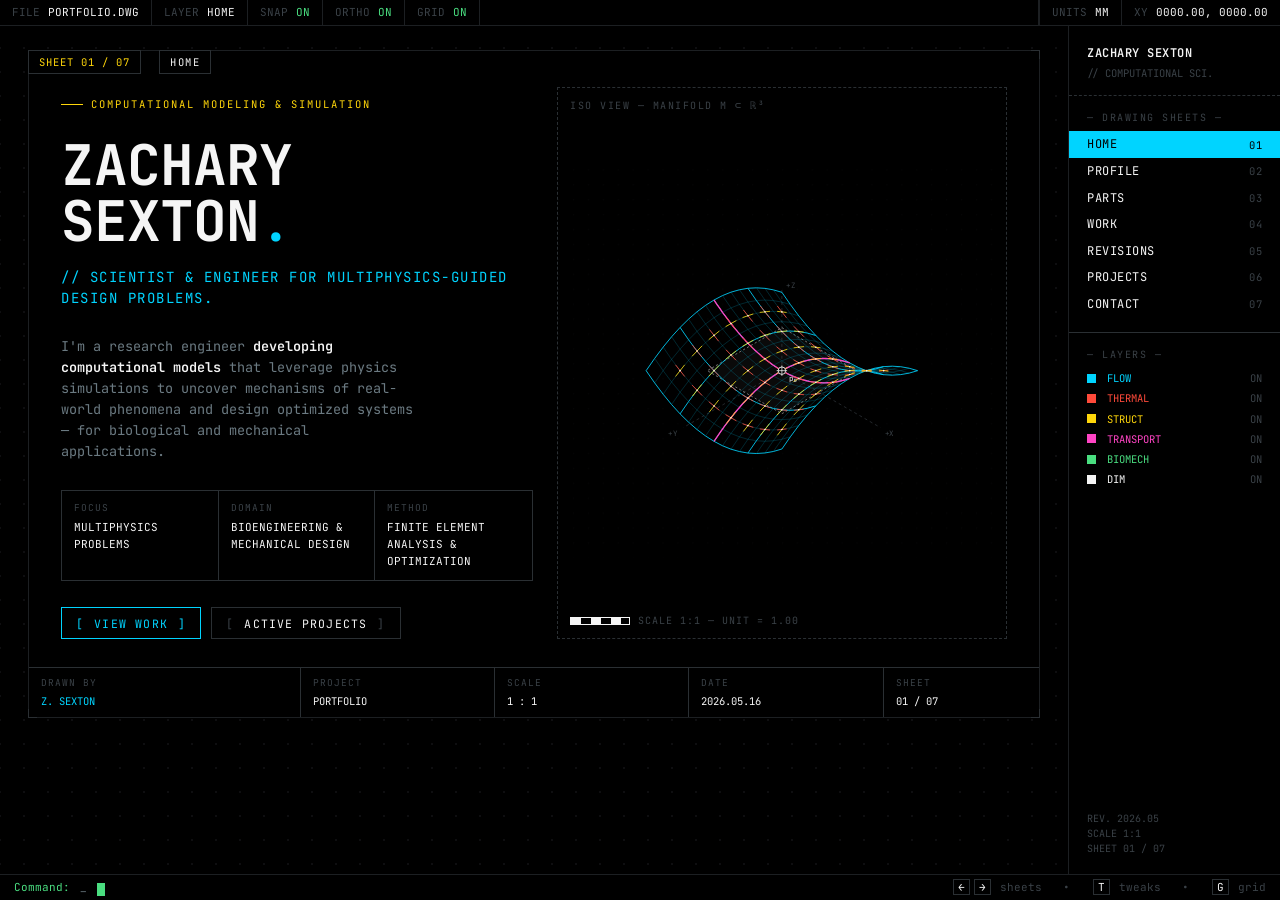
<file: site/index.html>
<!doctype html>
<html lang="en">
<head>
<meta charset="utf-8">
<meta name="viewport" content="width=device-width, initial-scale=1">
<title>Zachary Sexton — Computational Modeling & Simulation</title>
<meta name="description" content="Personal portfolio for Zachary Sexton — computational modeling, physics simulation, finite element analysis, and optimization for biological and mechanical applications.">
<link rel="preconnect" href="https://fonts.googleapis.com">
<link rel="preconnect" href="https://fonts.gstatic.com" crossorigin>
<link href="https://fonts.googleapis.com/css2?family=JetBrains+Mono:wght@300;400;500;600;700&display=swap" rel="stylesheet">
<link rel="stylesheet" href="style.css">
</head>
<body data-sheet="01" data-layer="HOME">

<main>
  <section class="sheet" id="sheet-01">
    <div class="sheet__corners"><i></i></div>
    <div class="sheet__num">SHEET 01 / 07</div>
    <div class="sheet__name">HOME</div>

    <div class="sheet__body">
      <div class="hero">
        <div class="hero__text">
          <div class="eyebrow">COMPUTATIONAL MODELING & SIMULATION</div>
          <h1>ZACHARY<br>SEXTON<span class="slash">.</span></h1>
          <div class="role">// SCIENTIST & ENGINEER FOR MULTIPHYSICS-GUIDED DESIGN PROBLEMS.</div>
          <p class="lede">
            I'm a research engineer <strong>developing computational models
            </strong> that leverage physics simulations to uncover mechanisms of real-world
            phenomena and design optimized systems — for biological and mechanical applications.
          </p>

          <div class="dim-table">
            <div><div class="k">FOCUS</div><div class="v">MULTIPHYSICS PROBLEMS</div></div>
            <div><div class="k">DOMAIN</div><div class="v">BIOENGINEERING &
            MECHANICAL DESIGN</div></div>
            <div><div class="k">METHOD</div><div class="v">FINITE ELEMENT ANALYSIS &
            OPTIMIZATION</div></div>
          </div>

          <div class="actions">
            <a class="btn btn--primary" href="work.html">VIEW WORK</a>
            <a class="btn" href="projects.html">ACTIVE PROJECTS</a>
          </div>
        </div>

        <!-- ISO drawing: animated tensor field on a deforming saddle manifold -->
        <div class="iso" aria-label="Animated isometric view of a deforming saddle manifold with a tensor field rendered as principal-direction glyphs">
          <div class="iso__viewlabel">ISO VIEW — MANIFOLD M ⊂ ℝ³</div>
          <svg id="iso-svg" viewBox="0 0 600 520" preserveAspectRatio="xMidYMid meet" aria-hidden="true">
            <defs>
              <pattern id="dots" x="0" y="0" width="20" height="20" patternUnits="userSpaceOnUse">
                <circle cx="1" cy="1" r="0.6" fill="var(--grid)"/>
              </pattern>
            </defs>
            <rect x="0" y="0" width="600" height="520" fill="url(#dots)"/>

            <g id="iso-axes"></g>
            <g id="iso-tangent"></g>
            <g id="iso-mesh"></g>
            <g id="iso-accents"></g>
            <g id="iso-glyphs"></g>
            <g id="iso-origin"></g>
            <g id="iso-annot"></g>
          </svg>
          <div class="iso__scale"><span class="bar"></span>SCALE 1:1 — UNIT = 1.00</div>
        </div>
      </div>

      <div class="titleblock">
        <div><div class="k">DRAWN BY</div><div class="v cyan">Z. SEXTON</div></div>
        <div><div class="k">PROJECT</div><div class="v">PORTFOLIO</div></div>
        <div><div class="k">SCALE</div><div class="v">1 : 1</div></div>
        <div><div class="k">DATE</div><div class="v">2026.05.16</div></div>
        <div><div class="k">SHEET</div><div class="v">01 / 07</div></div>
      </div>
    </div>
  </section>
</main>

<script src="chrome.js"></script>
<script src="manifold.js"></script>
</body>
</html>
</file>
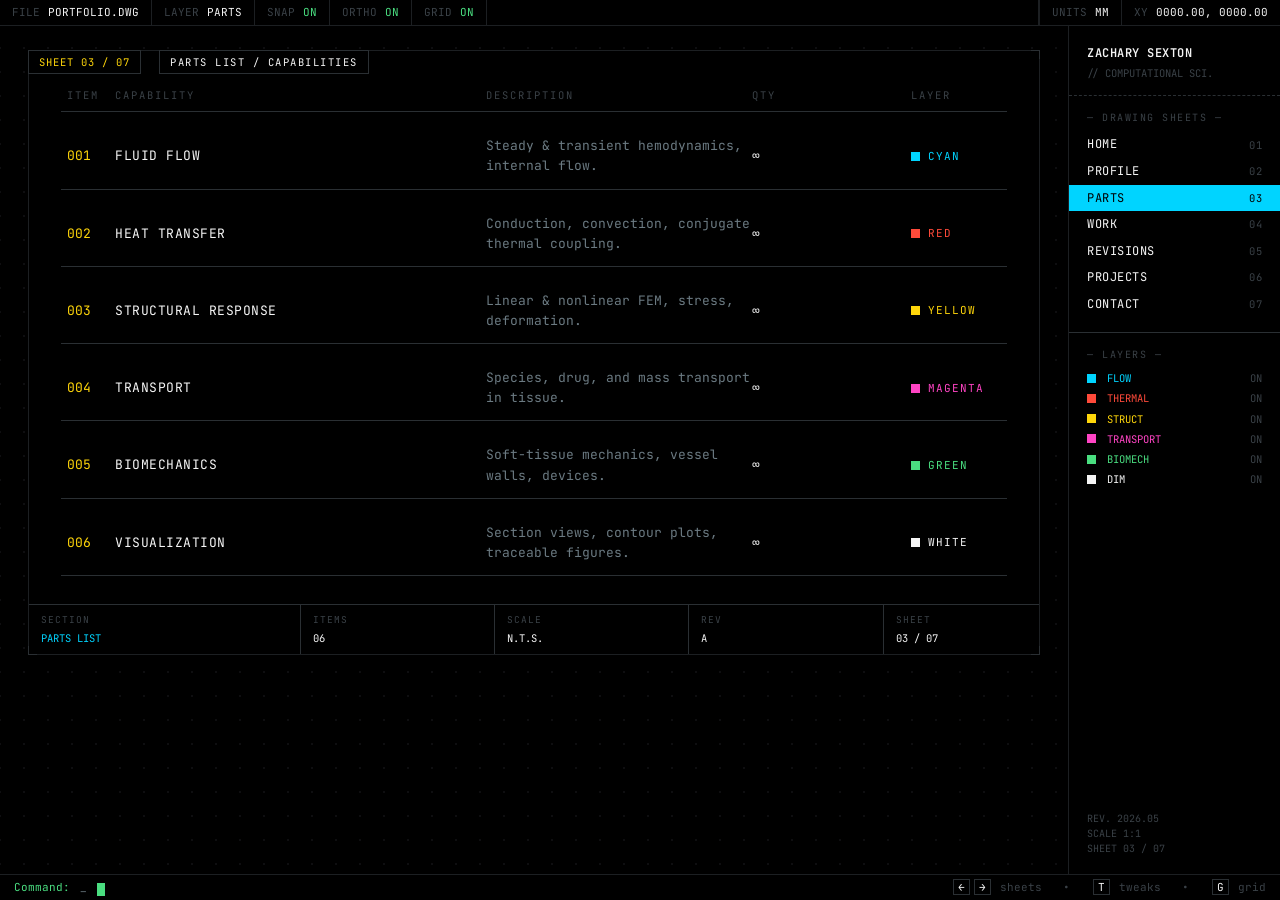
<file: site/capabilities.html>
<!doctype html>
<html lang="en">
<head>
<meta charset="utf-8">
<meta name="viewport" content="width=device-width, initial-scale=1">
<title>Capabilities — Zachary Sexton</title>
<meta name="description" content="Parts list of multiphysics modeling capabilities.">
<link rel="preconnect" href="https://fonts.googleapis.com">
<link rel="preconnect" href="https://fonts.gstatic.com" crossorigin>
<link href="https://fonts.googleapis.com/css2?family=JetBrains+Mono:wght@300;400;500;600;700&display=swap" rel="stylesheet">
<link rel="stylesheet" href="style.css">
</head>
<body data-sheet="03" data-layer="PARTS">

<main>
  <section class="sheet" id="sheet-03">
    <div class="sheet__corners"><i></i></div>
    <div class="sheet__num">SHEET 03 / 07</div>
    <div class="sheet__name">PARTS LIST / CAPABILITIES</div>

    <div class="sheet__body">
      <div class="parts">
        <div class="parts__head">
          <div>ITEM</div><div>CAPABILITY</div><div>DESCRIPTION</div><div>QTY</div><div>LAYER</div>
        </div>
        <div class="parts__row">
          <div class="item">001</div>
          <div class="name">FLUID FLOW</div>
          <div class="desc">Steady &amp; transient hemodynamics, internal flow.</div>
          <div class="qty">∞</div>
          <div class="layer cyan"><span class="sw"></span>CYAN</div>
        </div>
        <div class="parts__row">
          <div class="item">002</div>
          <div class="name">HEAT TRANSFER</div>
          <div class="desc">Conduction, convection, conjugate thermal coupling.</div>
          <div class="qty">∞</div>
          <div class="layer red"><span class="sw"></span>RED</div>
        </div>
        <div class="parts__row">
          <div class="item">003</div>
          <div class="name">STRUCTURAL RESPONSE</div>
          <div class="desc">Linear &amp; nonlinear FEM, stress, deformation.</div>
          <div class="qty">∞</div>
          <div class="layer yellow"><span class="sw"></span>YELLOW</div>
        </div>
        <div class="parts__row">
          <div class="item">004</div>
          <div class="name">TRANSPORT</div>
          <div class="desc">Species, drug, and mass transport in tissue.</div>
          <div class="qty">∞</div>
          <div class="layer magenta"><span class="sw"></span>MAGENTA</div>
        </div>
        <div class="parts__row">
          <div class="item">005</div>
          <div class="name">BIOMECHANICS</div>
          <div class="desc">Soft-tissue mechanics, vessel walls, devices.</div>
          <div class="qty">∞</div>
          <div class="layer green"><span class="sw"></span>GREEN</div>
        </div>
        <div class="parts__row">
          <div class="item">006</div>
          <div class="name">VISUALIZATION</div>
          <div class="desc">Section views, contour plots, traceable figures.</div>
          <div class="qty">∞</div>
          <div class="layer white"><span class="sw"></span>WHITE</div>
        </div>
      </div>

      <div class="titleblock">
        <div><div class="k">SECTION</div><div class="v cyan">PARTS LIST</div></div>
        <div><div class="k">ITEMS</div><div class="v">06</div></div>
        <div><div class="k">SCALE</div><div class="v">N.T.S.</div></div>
        <div><div class="k">REV</div><div class="v">A</div></div>
        <div><div class="k">SHEET</div><div class="v">03 / 07</div></div>
      </div>
    </div>
  </section>
</main>

<script src="chrome.js"></script>
</body>
</html>
</file>
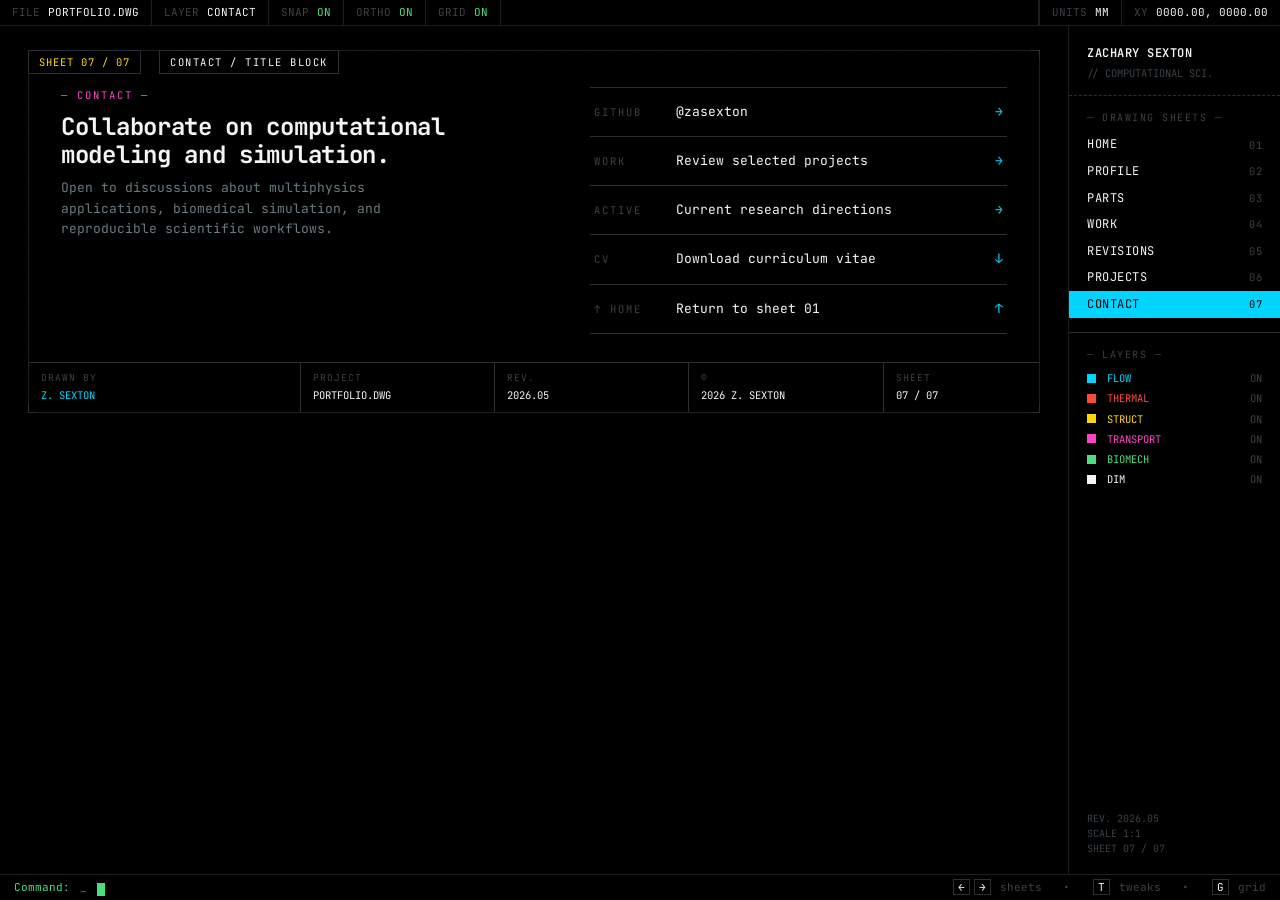
<file: site/contact.html>
<!doctype html>
<html lang="en">
<head>
<meta charset="utf-8">
<meta name="viewport" content="width=device-width, initial-scale=1">
<title>Contact — Zachary Sexton</title>
<meta name="description" content="Collaborate on computational modeling and simulation.">
<link rel="preconnect" href="https://fonts.googleapis.com">
<link rel="preconnect" href="https://fonts.gstatic.com" crossorigin>
<link href="https://fonts.googleapis.com/css2?family=JetBrains+Mono:wght@300;400;500;600;700&display=swap" rel="stylesheet">
<link rel="stylesheet" href="style.css">
</head>
<body data-sheet="07" data-layer="CONTACT">

<main>
  <section class="sheet" id="sheet-07">
    <div class="sheet__corners"><i></i></div>
    <div class="sheet__num">SHEET 07 / 07</div>
    <div class="sheet__name">CONTACT / TITLE BLOCK</div>

    <div class="sheet__body">
      <div class="contact">
        <div>
          <span class="h2-tag" style="color:var(--magenta);font-size:10.5px;letter-spacing:2px;display:block;margin-bottom:10px;">— CONTACT —</span>
          <h2>Collaborate on computational modeling and simulation.</h2>
          <p>
            Open to discussions about multiphysics applications, biomedical
            simulation, and reproducible scientific workflows.
          </p>
        </div>

        <div class="links">
          <a href="https://github.com/zasexton">
            <span class="k">GITHUB</span>
            <span class="v">@zasexton</span>
            <span class="arr">→</span>
          </a>
          <a href="work.html">
            <span class="k">WORK</span>
            <span class="v">Review selected projects</span>
            <span class="arr">→</span>
          </a>
          <a href="projects.html">
            <span class="k">ACTIVE</span>
            <span class="v">Current research directions</span>
            <span class="arr">→</span>
          </a>
          <a href="../assets/Z.%20A.%20Sexton%20%E2%80%94%20CV.pdf" download>
            <span class="k">CV</span>
            <span class="v">Download curriculum vitae</span>
            <span class="arr">↓</span>
          </a>
          <a href="index.html">
            <span class="k">↑ HOME</span>
            <span class="v">Return to sheet 01</span>
            <span class="arr">↑</span>
          </a>
        </div>
      </div>

      <div class="titleblock">
        <div><div class="k">DRAWN BY</div><div class="v cyan">Z. SEXTON</div></div>
        <div><div class="k">PROJECT</div><div class="v">PORTFOLIO.DWG</div></div>
        <div><div class="k">REV.</div><div class="v">2026.05</div></div>
        <div><div class="k">© </div><div class="v">2026 Z. SEXTON</div></div>
        <div><div class="k">SHEET</div><div class="v">07 / 07</div></div>
      </div>
    </div>
  </section>
</main>

<script src="chrome.js"></script>
</body>
</html>
</file>
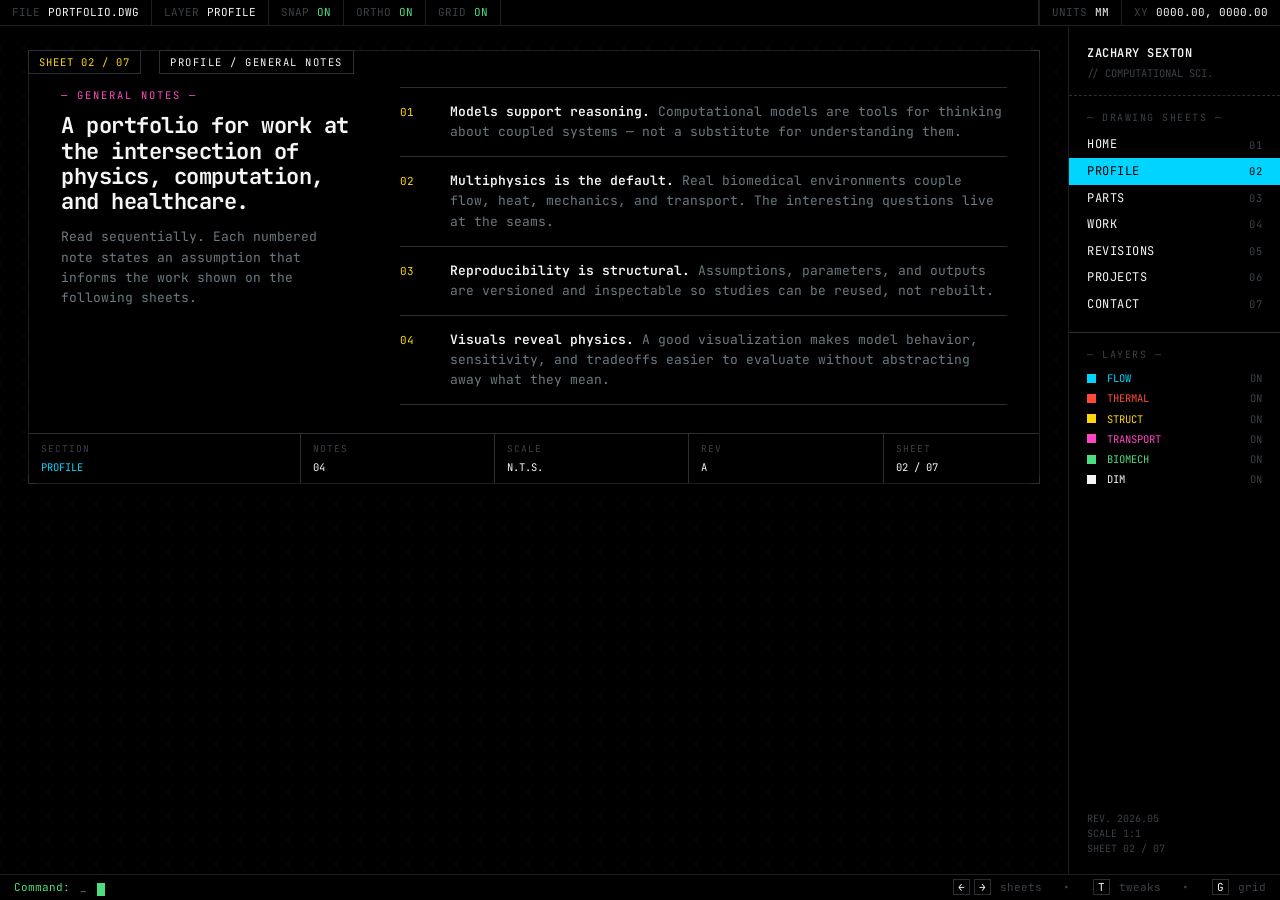
<file: site/profile.html>
<!doctype html>
<html lang="en">
<head>
<meta charset="utf-8">
<meta name="viewport" content="width=device-width, initial-scale=1">
<title>Profile — Zachary Sexton</title>
<meta name="description" content="General notes that inform the work shown on the following sheets.">
<link rel="preconnect" href="https://fonts.googleapis.com">
<link rel="preconnect" href="https://fonts.gstatic.com" crossorigin>
<link href="https://fonts.googleapis.com/css2?family=JetBrains+Mono:wght@300;400;500;600;700&display=swap" rel="stylesheet">
<link rel="stylesheet" href="style.css">
</head>
<body data-sheet="02" data-layer="PROFILE">

<main>
  <section class="sheet" id="sheet-02">
    <div class="sheet__corners"><i></i></div>
    <div class="sheet__num">SHEET 02 / 07</div>
    <div class="sheet__name">PROFILE / GENERAL NOTES</div>

    <div class="sheet__body">
      <div class="notes">
        <div>
          <span class="h2-tag">— GENERAL NOTES —</span>
          <h2>A portfolio for work at the intersection of physics, computation, and healthcare.</h2>
          <p style="color:var(--muted);font-size:13px;max-width:32ch;">
            Read sequentially. Each numbered note states an assumption that
            informs the work shown on the following sheets.
          </p>
        </div>
        <ol>
          <li>
            <span><strong>Models support reasoning.</strong> Computational
            models are tools for thinking about coupled systems — not a
            substitute for understanding them.</span>
          </li>
          <li>
            <span><strong>Multiphysics is the default.</strong> Real
            biomedical environments couple flow, heat, mechanics, and
            transport. The interesting questions live at the seams.</span>
          </li>
          <li>
            <span><strong>Reproducibility is structural.</strong>
            Assumptions, parameters, and outputs are versioned and
            inspectable so studies can be reused, not rebuilt.</span>
          </li>
          <li>
            <span><strong>Visuals reveal physics.</strong> A good
            visualization makes model behavior, sensitivity, and tradeoffs
            easier to evaluate without abstracting away what they mean.</span>
          </li>
        </ol>
      </div>

      <div class="titleblock">
        <div><div class="k">SECTION</div><div class="v cyan">PROFILE</div></div>
        <div><div class="k">NOTES</div><div class="v">04</div></div>
        <div><div class="k">SCALE</div><div class="v">N.T.S.</div></div>
        <div><div class="k">REV</div><div class="v">A</div></div>
        <div><div class="k">SHEET</div><div class="v">02 / 07</div></div>
      </div>
    </div>
  </section>
</main>

<script src="chrome.js"></script>
</body>
</html>
</file>
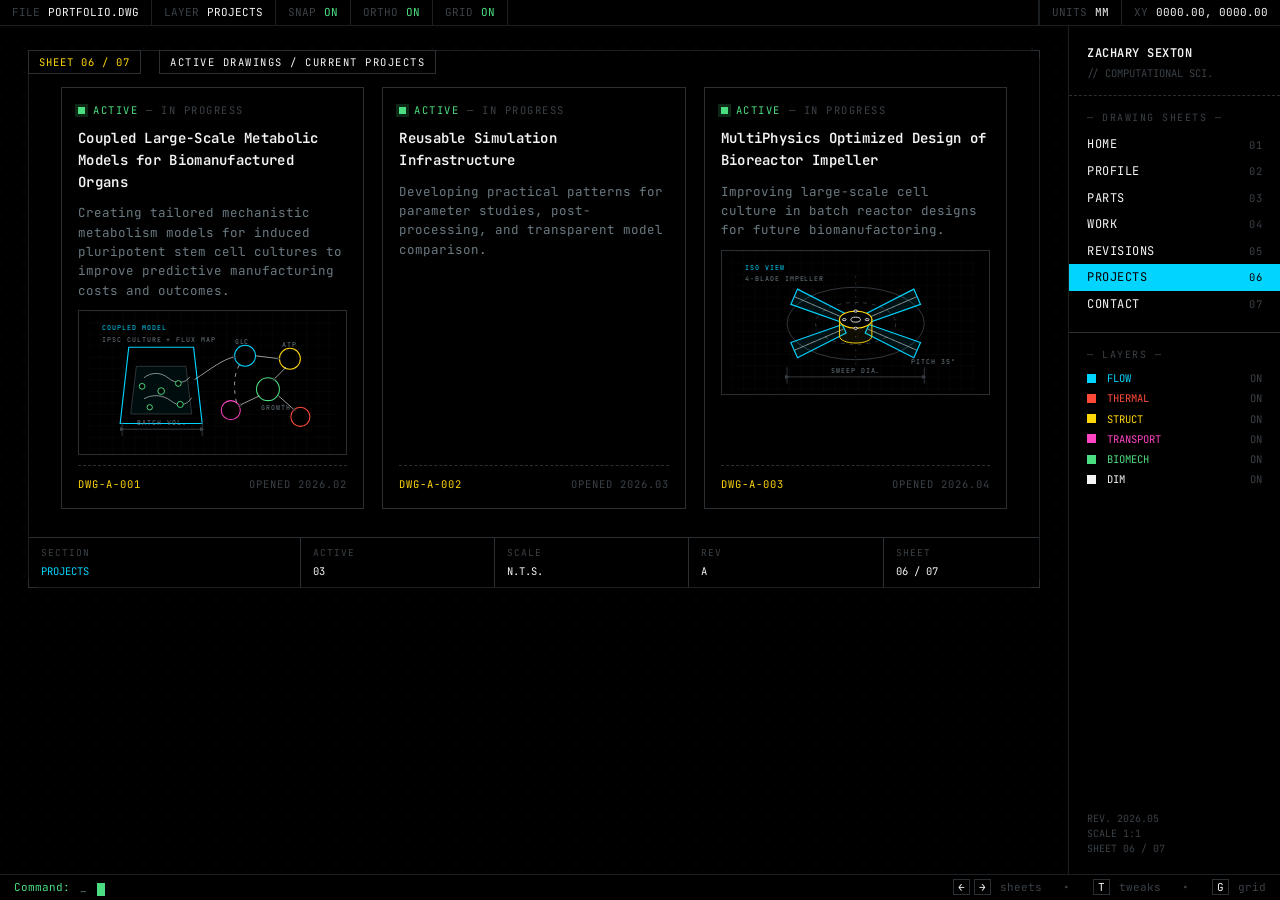
<file: site/projects.html>
<!doctype html>
<html lang="en">
<head>
<meta charset="utf-8">
<meta name="viewport" content="width=device-width, initial-scale=1">
<title>Projects — Zachary Sexton</title>
<meta name="description" content="Active drawings — current research directions.">
<link rel="preconnect" href="https://fonts.googleapis.com">
<link rel="preconnect" href="https://fonts.gstatic.com" crossorigin>
<link href="https://fonts.googleapis.com/css2?family=JetBrains+Mono:wght@300;400;500;600;700&display=swap" rel="stylesheet">
<link rel="stylesheet" href="style.css">
</head>
<body data-sheet="06" data-layer="PROJECTS">

<main>
  <section class="sheet" id="sheet-06">
    <div class="sheet__corners"><i></i></div>
    <div class="sheet__num">SHEET 06 / 07</div>
    <div class="sheet__name">ACTIVE DRAWINGS / CURRENT PROJECTS</div>

    <div class="sheet__body">
      <div class="drawings">

        <article class="drawing">
          <div class="drawing__head">
            <span class="dot"></span>
            <span class="status">ACTIVE</span>
            <span>— IN PROGRESS</span>
          </div>
          <h3>Coupled Large-Scale Metabolic Models for Biomanufactured Organs</h3>
          <p>Creating tailored mechanistic metabolism models for induced pluripotent stem cell cultures to improve predictive manufacturing costs and outcomes.</p>
          <div class="metabolic-drawing" aria-label="CAD-style diagram of a coupled metabolic model for stem cell culture">
            <svg viewBox="0 0 260 150" role="img">
              <title>CAD-style diagram of coupled metabolic model for stem cell culture</title>
              <defs>
                <pattern id="metabolic-grid" width="12" height="12" patternUnits="userSpaceOnUse">
                  <path d="M 12 0 L 0 0 0 12" class="diagram-grid-line"/>
                </pattern>
                <marker id="metabolic-arrow" viewBox="0 0 6 6" refX="3" refY="3" markerWidth="5" markerHeight="5" orient="auto">
                  <path d="M 0 0 L 6 3 L 0 6 Z" class="diagram-arrow-fill"/>
                </marker>
              </defs>

              <rect width="260" height="150" fill="url(#metabolic-grid)"/>
              <path d="M42 38 H110 L119 118 H33 Z" class="diagram-vessel"/>
              <path d="M50 58 H102 L108 108 H44 Z" class="diagram-media"/>
              <path d="M58 70 C65 64 76 64 83 70 C91 77 102 76 106 69" class="diagram-flow"/>
              <path d="M58 92 C67 87 78 88 86 94 C94 101 103 99 108 91" class="diagram-flow"/>
              <circle cx="56" cy="79" r="3" class="diagram-cell"/>
              <circle cx="76" cy="84" r="3.5" class="diagram-cell"/>
              <circle cx="94" cy="76" r="3" class="diagram-cell"/>
              <circle cx="64" cy="101" r="2.8" class="diagram-cell"/>
              <circle cx="96" cy="98" r="3.2" class="diagram-cell"/>

              <g class="metabolic-network">
                <circle cx="164" cy="47" r="11" class="metabolic-node node-cyan"/>
                <circle cx="211" cy="50" r="11" class="metabolic-node node-yellow"/>
                <circle cx="188" cy="82" r="12" class="metabolic-node node-green"/>
                <circle cx="149" cy="104" r="10" class="metabolic-node node-magenta"/>
                <circle cx="222" cy="111" r="10" class="metabolic-node node-red"/>
                <path d="M111 72 C129 60 140 51 153 48" class="diagram-link" marker-end="url(#metabolic-arrow)"/>
                <path d="M175 47 L200 50" class="diagram-link" marker-end="url(#metabolic-arrow)"/>
                <path d="M207 59 L194 72" class="diagram-link" marker-end="url(#metabolic-arrow)"/>
                <path d="M179 89 L158 99" class="diagram-link" marker-end="url(#metabolic-arrow)"/>
                <path d="M199 89 L216 104" class="diagram-link" marker-end="url(#metabolic-arrow)"/>
                <path d="M155 96 C151 78 153 63 159 55" class="diagram-link diagram-dash"/>
              </g>

              <line x1="35" y1="124" x2="119" y2="124" class="diagram-dim" marker-start="url(#metabolic-arrow)" marker-end="url(#metabolic-arrow)"/>
              <line x1="35" y1="116" x2="35" y2="131" class="diagram-dim"/>
              <line x1="119" y1="116" x2="119" y2="131" class="diagram-dim"/>
              <text x="14" y="20" class="diagram-label diagram-label--cyan">COUPLED MODEL</text>
              <text x="14" y="32" class="diagram-label">IPSC CULTURE + FLUX MAP</text>
              <text x="77" y="120" class="diagram-label" text-anchor="middle">BATCH VOL.</text>
              <text x="153" y="35" class="diagram-label">GLC</text>
              <text x="203" y="38" class="diagram-label">ATP</text>
              <text x="181" y="104" class="diagram-label">GROWTH</text>
            </svg>
          </div>
          <div class="drawing__meta">
            <span class="id">DWG-A-001</span>
            <span>OPENED 2026.02</span>
          </div>
        </article>

        <article class="drawing">
          <div class="drawing__head">
            <span class="dot"></span>
            <span class="status">ACTIVE</span>
            <span>— IN PROGRESS</span>
          </div>
          <h3>Reusable Simulation Infrastructure</h3>
          <p>Developing practical patterns for parameter studies, post-processing, and transparent model comparison.</p>
          <div class="drawing__meta">
            <span class="id">DWG-A-002</span>
            <span>OPENED 2026.03</span>
          </div>
        </article>

        <article class="drawing">
          <div class="drawing__head">
            <span class="dot"></span>
            <span class="status">ACTIVE</span>
            <span>— IN PROGRESS</span>
          </div>
          <h3>MultiPhysics Optimized Design of Bioreactor Impeller</h3>
          <p>Improving large-scale cell culture in batch reactor designs for future biomanufactoring.</p>
          <div class="impeller-drawing" aria-label="CAD-style isometric view of a four-blade bioreactor impeller">
            <svg viewBox="0 0 260 150" role="img">
              <title>CAD-style isometric view of a four-blade bioreactor impeller</title>
              <defs>
                <pattern id="impeller-grid" width="12" height="12" patternUnits="userSpaceOnUse">
                  <path d="M 12 0 L 0 0 0 12" class="impeller-grid-line"/>
                </pattern>
                <marker id="impeller-arrow" viewBox="0 0 6 6" refX="3" refY="3" markerWidth="5" markerHeight="5" orient="auto">
                  <path d="M 0 0 L 6 3 L 0 6 Z" class="impeller-arrow-fill"/>
                </marker>
              </defs>

              <rect width="260" height="150" fill="url(#impeller-grid)"/>
              <ellipse cx="130" cy="76" rx="72" ry="38" class="impeller-construction"/>
              <ellipse cx="130" cy="76" rx="42" ry="22" class="impeller-construction impeller-dash"/>
              <line x1="130" y1="26" x2="130" y2="122" class="impeller-axis"/>
              <line x1="66" y1="48" x2="194" y2="104" class="impeller-axis"/>
              <line x1="66" y1="104" x2="194" y2="48" class="impeller-axis"/>

              <g class="impeller-rotor">
                <g class="impeller-blade">
                  <path d="M140 66 L191 40 L198 56 L144 75 Z"/>
                  <path d="M143 70 L194 48"/>
                </g>
                <g class="impeller-blade">
                  <path d="M120 66 L69 40 L62 56 L116 75 Z"/>
                  <path d="M117 70 L66 48"/>
                </g>
                <g class="impeller-blade">
                  <path d="M144 77 L198 96 L191 112 L140 86 Z"/>
                  <path d="M143 82 L194 104"/>
                </g>
                <g class="impeller-blade">
                  <path d="M116 77 L62 96 L69 112 L120 86 Z"/>
                  <path d="M117 82 L66 104"/>
                </g>
              </g>

              <path d="M113 72 C113 63 147 63 147 72 L147 89 C147 99 113 99 113 89 Z" class="impeller-hub-side"/>
              <ellipse cx="130" cy="72" rx="17" ry="9" class="impeller-hub"/>
              <ellipse cx="130" cy="72" rx="5" ry="2.6" class="impeller-bore"/>
              <ellipse cx="130" cy="63" rx="2" ry="1.1" class="impeller-bolt"/>
              <ellipse cx="142" cy="72" rx="2" ry="1.1" class="impeller-bolt"/>
              <ellipse cx="130" cy="81" rx="2" ry="1.1" class="impeller-bolt"/>
              <ellipse cx="118" cy="72" rx="2" ry="1.1" class="impeller-bolt"/>

              <path d="M58 132 H202" class="impeller-dim" marker-start="url(#impeller-arrow)" marker-end="url(#impeller-arrow)"/>
              <line x1="58" y1="122" x2="58" y2="139" class="impeller-dim"/>
              <line x1="202" y1="122" x2="202" y2="139" class="impeller-dim"/>
              <text x="130" y="128" class="impeller-label" text-anchor="middle">SWEEP DIA.</text>
              <text x="14" y="20" class="impeller-label impeller-label--cyan">ISO VIEW</text>
              <text x="14" y="32" class="impeller-label">4-BLADE IMPELLER</text>
              <text x="188" y="118" class="impeller-label">PITCH 35°</text>
            </svg>
          </div>
          <div class="drawing__meta">
            <span class="id">DWG-A-003</span>
            <span>OPENED 2026.04</span>
          </div>
        </article>

      </div>

      <div class="titleblock">
        <div><div class="k">SECTION</div><div class="v cyan">PROJECTS</div></div>
        <div><div class="k">ACTIVE</div><div class="v">03</div></div>
        <div><div class="k">SCALE</div><div class="v">N.T.S.</div></div>
        <div><div class="k">REV</div><div class="v">A</div></div>
        <div><div class="k">SHEET</div><div class="v">06 / 07</div></div>
      </div>
    </div>
  </section>
</main>

<script src="chrome.js"></script>
</body>
</html>
</file>
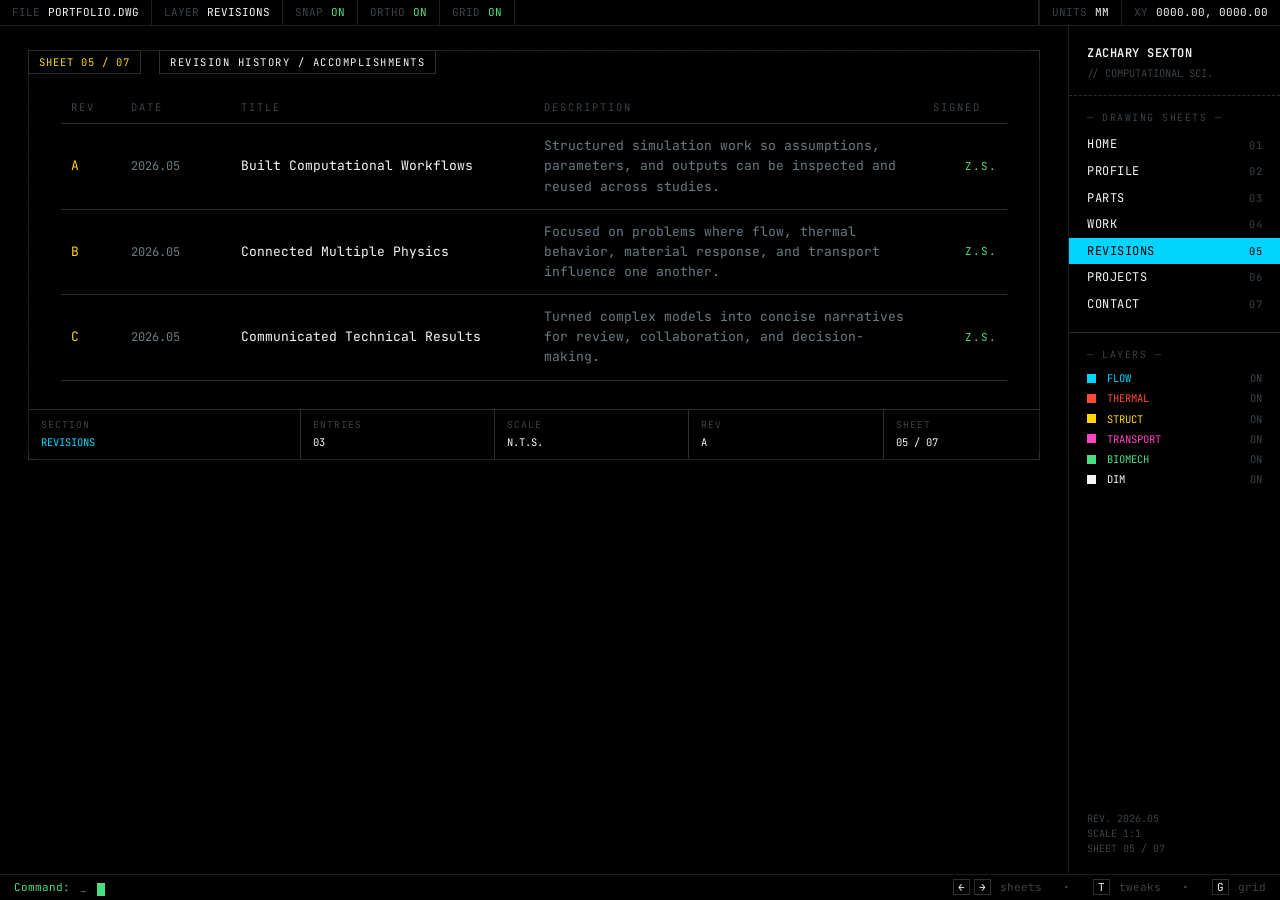
<file: site/revisions.html>
<!doctype html>
<html lang="en">
<head>
<meta charset="utf-8">
<meta name="viewport" content="width=device-width, initial-scale=1">
<title>Revisions — Zachary Sexton</title>
<meta name="description" content="Revision history of accomplishments.">
<link rel="preconnect" href="https://fonts.googleapis.com">
<link rel="preconnect" href="https://fonts.gstatic.com" crossorigin>
<link href="https://fonts.googleapis.com/css2?family=JetBrains+Mono:wght@300;400;500;600;700&display=swap" rel="stylesheet">
<link rel="stylesheet" href="style.css">
</head>
<body data-sheet="05" data-layer="REVISIONS">

<main>
  <section class="sheet" id="sheet-05">
    <div class="sheet__corners"><i></i></div>
    <div class="sheet__num">SHEET 05 / 07</div>
    <div class="sheet__name">REVISION HISTORY / ACCOMPLISHMENTS</div>

    <div class="sheet__body">
      <table class="rev">
        <thead>
          <tr>
            <th>REV</th><th>DATE</th><th>TITLE</th><th>DESCRIPTION</th><th>SIGNED</th>
          </tr>
        </thead>
        <tbody>
          <tr>
            <td class="rev-id">A</td>
            <td class="rev-date">2026.05</td>
            <td class="rev-title">Built Computational Workflows</td>
            <td class="rev-desc">Structured simulation work so assumptions, parameters, and outputs can be inspected and reused across studies.</td>
            <td class="rev-sig">Z.S.</td>
          </tr>
          <tr>
            <td class="rev-id">B</td>
            <td class="rev-date">2026.05</td>
            <td class="rev-title">Connected Multiple Physics</td>
            <td class="rev-desc">Focused on problems where flow, thermal behavior, material response, and transport influence one another.</td>
            <td class="rev-sig">Z.S.</td>
          </tr>
          <tr>
            <td class="rev-id">C</td>
            <td class="rev-date">2026.05</td>
            <td class="rev-title">Communicated Technical Results</td>
            <td class="rev-desc">Turned complex models into concise narratives for review, collaboration, and decision-making.</td>
            <td class="rev-sig">Z.S.</td>
          </tr>
        </tbody>
      </table>

      <div class="titleblock">
        <div><div class="k">SECTION</div><div class="v cyan">REVISIONS</div></div>
        <div><div class="k">ENTRIES</div><div class="v">03</div></div>
        <div><div class="k">SCALE</div><div class="v">N.T.S.</div></div>
        <div><div class="k">REV</div><div class="v">A</div></div>
        <div><div class="k">SHEET</div><div class="v">05 / 07</div></div>
      </div>
    </div>
  </section>
</main>

<script src="chrome.js"></script>
</body>
</html>
</file>
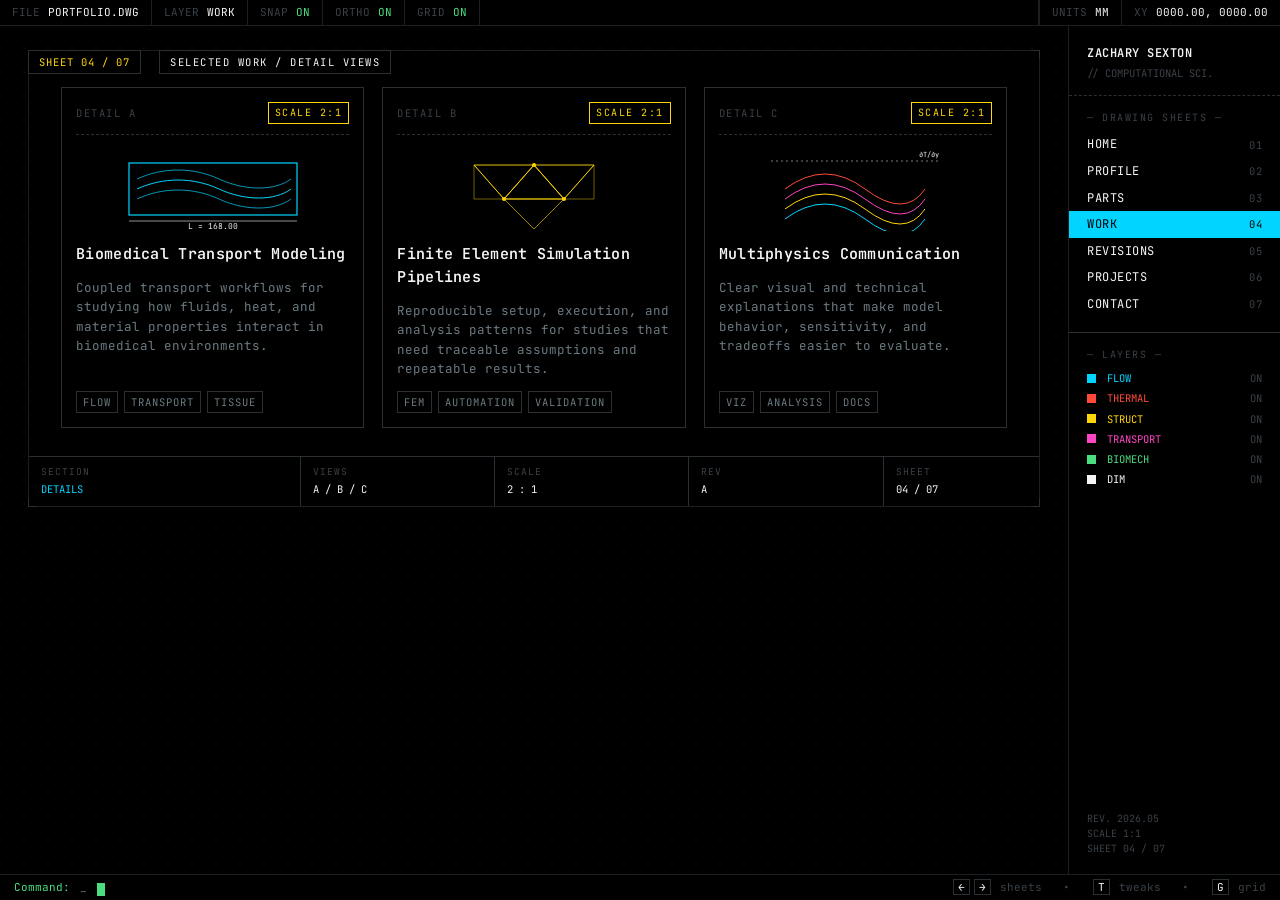
<file: site/work.html>
<!doctype html>
<html lang="en">
<head>
<meta charset="utf-8">
<meta name="viewport" content="width=device-width, initial-scale=1">
<title>Work — Zachary Sexton</title>
<meta name="description" content="Selected work shown as detail views.">
<link rel="preconnect" href="https://fonts.googleapis.com">
<link rel="preconnect" href="https://fonts.gstatic.com" crossorigin>
<link href="https://fonts.googleapis.com/css2?family=JetBrains+Mono:wght@300;400;500;600;700&display=swap" rel="stylesheet">
<link rel="stylesheet" href="style.css">
</head>
<body data-sheet="04" data-layer="WORK">

<main>
  <section class="sheet" id="sheet-04">
    <div class="sheet__corners"><i></i></div>
    <div class="sheet__num">SHEET 04 / 07</div>
    <div class="sheet__name">SELECTED WORK / DETAIL VIEWS</div>

    <div class="sheet__body">
      <div class="details">

        <article class="detail">
          <div class="detail__head">
            <span>DETAIL A</span>
            <span class="tag">SCALE 2:1</span>
          </div>
          <div class="detail__icon">
            <svg width="180" height="84" viewBox="0 0 180 84" aria-hidden="true">
              <rect x="6" y="16" width="168" height="52" fill="none" stroke="var(--cyan)" stroke-width="1.2"/>
              <path d="M14,42 C 40,30 70,30 96,42 S 152,54 168,42" stroke="var(--cyan)" stroke-width="1" fill="none"/>
              <path d="M14,52 C 40,40 70,40 96,52 S 152,64 168,52" stroke="var(--cyan)" stroke-width="1" fill="none" opacity="0.7"/>
              <path d="M14,32 C 40,20 70,20 96,32 S 152,44 168,32" stroke="var(--cyan)" stroke-width="1" fill="none" opacity="0.7"/>
              <line x1="6" y1="74" x2="174" y2="74" stroke="var(--white)" stroke-width="0.6"/>
              <text x="90" y="82" fill="var(--white)" font-family="JetBrains Mono" font-size="8" text-anchor="middle">L = 168.00</text>
            </svg>
          </div>
          <h3>Biomedical Transport Modeling</h3>
          <p>
            Coupled transport workflows for studying how fluids, heat, and
            material properties interact in biomedical environments.
          </p>
          <div class="detail__tags">
            <span>FLOW</span><span>TRANSPORT</span><span>TISSUE</span>
          </div>
        </article>

        <article class="detail">
          <div class="detail__head">
            <span>DETAIL B</span>
            <span class="tag">SCALE 2:1</span>
          </div>
          <div class="detail__icon">
            <svg width="180" height="84" viewBox="0 0 180 84" aria-hidden="true">
              <g stroke="var(--yellow)" stroke-width="0.9" fill="none">
                <polygon points="30,18 90,18 60,52"/>
                <polygon points="90,18 150,18 120,52"/>
                <polygon points="60,52 120,52 90,18"/>
                <polygon points="60,52 120,52 90,82" opacity="0.7"/>
                <polygon points="30,18 60,52 30,52" opacity="0.5"/>
                <polygon points="150,18 120,52 150,52" opacity="0.5"/>
              </g>
              <circle cx="60" cy="52" r="2" fill="var(--yellow)"/>
              <circle cx="120" cy="52" r="2" fill="var(--yellow)"/>
              <circle cx="90" cy="18" r="2" fill="var(--yellow)"/>
            </svg>
          </div>
          <h3>Finite Element Simulation Pipelines</h3>
          <p>
            Reproducible setup, execution, and analysis patterns for studies
            that need traceable assumptions and repeatable results.
          </p>
          <div class="detail__tags">
            <span>FEM</span><span>AUTOMATION</span><span>VALIDATION</span>
          </div>
        </article>

        <article class="detail">
          <div class="detail__head">
            <span>DETAIL C</span>
            <span class="tag">SCALE 2:1</span>
          </div>
          <div class="detail__icon">
            <svg width="180" height="84" viewBox="0 0 180 84" aria-hidden="true">
              <g fill="none" stroke-width="1">
                <path d="M20,42 Q60,12 100,42 T160,42" stroke="var(--red)"/>
                <path d="M20,52 Q60,22 100,52 T160,52" stroke="var(--magenta)"/>
                <path d="M20,62 Q60,32 100,62 T160,62" stroke="var(--yellow)"/>
                <path d="M20,72 Q60,42 100,72 T160,72" stroke="var(--cyan)"/>
              </g>
              <line x1="6" y1="14" x2="174" y2="14" stroke="var(--white)" stroke-width="0.5" stroke-dasharray="2 3"/>
              <text x="174" y="10" fill="var(--white)" font-family="JetBrains Mono" font-size="7" text-anchor="end">∂T/∂y</text>
            </svg>
          </div>
          <h3>Multiphysics Communication</h3>
          <p>
            Clear visual and technical explanations that make model behavior,
            sensitivity, and tradeoffs easier to evaluate.
          </p>
          <div class="detail__tags">
            <span>VIZ</span><span>ANALYSIS</span><span>DOCS</span>
          </div>
        </article>

      </div>

      <div class="titleblock">
        <div><div class="k">SECTION</div><div class="v cyan">DETAILS</div></div>
        <div><div class="k">VIEWS</div><div class="v">A / B / C</div></div>
        <div><div class="k">SCALE</div><div class="v">2 : 1</div></div>
        <div><div class="k">REV</div><div class="v">A</div></div>
        <div><div class="k">SHEET</div><div class="v">04 / 07</div></div>
      </div>
    </div>
  </section>
</main>

<script src="chrome.js"></script>
</body>
</html>
</file>
<file: site/style.css>
/* ---------------------------------------------------------------
   ZS — Personal site, early-vector-CAD theme
   Monospace throughout. Pure black ground. Thin colored linework.
--------------------------------------------------------------- */

:root {
  /* layer colors — overridable by palette switch */
  --bg:      #000000;
  --grid:    #0e0e10;
  --line:    #1c1f22;     /* hairline borders, sheet edges */
  --line-2:  #2a2f33;     /* slightly stronger separators */
  --cyan:    #00d4ff;
  --magenta: #ff44c4;
  --yellow:  #ffd60a;
  --red:     #ff4a3a;
  --green:   #4ade80;
  --white:   #f5f5f5;
  --muted:   #6b7a82;
  --dim:     #3a4147;

  /* type */
  --mono: "JetBrains Mono", "IBM Plex Mono", ui-monospace, Menlo, Consolas, monospace;
}

/* palette: BLUEPRINT — light cyan on deep navy */
:root[data-palette="blueprint"] {
  --bg:      #06182b;
  --grid:    #0a2640;
  --line:    #14385a;
  --line-2:  #1f4e7a;
  --cyan:    #b7e3ff;
  --magenta: #ffb1e3;
  --yellow:  #ffe681;
  --red:     #ff8a7a;
  --green:   #a7ffce;
  --white:   #e9f3ff;
  --muted:   #7aa1c3;
  --dim:     #3d6a93;
}

/* palette: MONOCHROME — phosphor green on black, single-layer */
:root[data-palette="mono"] {
  --bg:      #000000;
  --grid:    #0b1108;
  --line:    #16241a;
  --line-2:  #1f3324;
  --cyan:    #87f8c1;
  --magenta: #87f8c1;
  --yellow:  #c8ffb0;
  --red:     #87f8c1;
  --green:   #87f8c1;
  --white:   #d3ffd9;
  --muted:   #4a8a5e;
  --dim:     #2a4a32;
}

/* grid toggle */
:root[data-grid="off"] body { background-image: none; }

* { box-sizing: border-box; }

html, body { margin: 0; padding: 0; background: var(--bg); }

body {
  font-family: var(--mono);
  font-size: 13px;
  line-height: 1.55;
  color: var(--white);
  background-color: var(--bg);
  /* fine dot grid */
  background-image:
    radial-gradient(circle, var(--grid) 1px, transparent 1px);
  background-size: 24px 24px;
  background-position: 12px 12px;
  min-height: 100vh;
  padding: 28px 240px 56px 28px;  /* room for top bar, right palette, bottom bar */
  -webkit-font-smoothing: antialiased;
}

a { color: inherit; text-decoration: none; }
img { display: block; max-width: 100%; }

/* ---------- TOP STATUS BAR ---------- */
.statusbar {
  position: fixed;
  inset: 0 0 auto 0;
  height: 26px;
  z-index: 50;
  display: flex;
  align-items: stretch;
  background: var(--bg);
  border-bottom: 1px solid var(--line);
  font-size: 11px;
  color: var(--muted);
  user-select: none;
}
.statusbar .cell {
  display: flex;
  align-items: center;
  gap: 8px;
  padding: 0 12px;
  border-right: 1px solid var(--line);
  white-space: nowrap;
}
.statusbar .cell.flex { flex: 1; }
.statusbar .cell.right { border-right: 0; border-left: 1px solid var(--line); margin-left: auto; }
.statusbar .k { color: var(--dim); }
.statusbar .v { color: var(--white); }
.statusbar .v.on { color: var(--green); }
.statusbar .v.off { color: var(--dim); }

/* ---------- RIGHT COMMAND PALETTE ---------- */
.palette {
  position: fixed;
  top: 26px;
  right: 0;
  bottom: 26px;
  width: 212px;
  z-index: 40;
  background: var(--bg);
  border-left: 1px solid var(--line);
  padding: 18px 0 18px;
  font-size: 12px;
  display: flex;
  flex-direction: column;
}
.palette__brand {
  padding: 0 18px 14px;
  border-bottom: 1px dashed var(--line-2);
  margin-bottom: 14px;
}
.palette__brand .name {
  color: var(--white);
  font-weight: 600;
  letter-spacing: 0.5px;
}
.palette__brand .sub {
  color: var(--dim);
  font-size: 10.5px;
  margin-top: 2px;
}
.palette__title {
  font-size: 10px;
  color: var(--dim);
  padding: 0 18px;
  margin-bottom: 6px;
  letter-spacing: 1.5px;
}
.palette__menu {
  list-style: none;
  margin: 0;
  padding: 0;
}
.palette__menu li a {
  display: flex;
  justify-content: space-between;
  align-items: center;
  padding: 4px 18px;
  color: var(--white);
  letter-spacing: 0.5px;
}
.palette__menu li a .num { color: var(--dim); font-size: 10.5px; }
.palette__menu li a:hover,
.palette__menu li a.is-active {
  background: var(--cyan);
  color: #000;
}
.palette__menu li a:hover .num,
.palette__menu li a.is-active .num { color: #000; }

.palette__divider {
  height: 1px;
  background: var(--line-2);
  margin: 14px 0;
}

.palette__layers {
  padding: 0 18px;
  font-size: 10.5px;
  color: var(--dim);
}
.palette__layers .row {
  display: grid;
  grid-template-columns: 12px 1fr auto;
  align-items: center;
  gap: 8px;
  padding: 2px 0;
  color: var(--muted);
}
.palette__layers .swatch {
  width: 9px; height: 9px;
  border: 1px solid currentColor;
  background: currentColor;
}
.palette__layers .row.cyan    { color: var(--cyan); }
.palette__layers .row.magenta { color: var(--magenta); }
.palette__layers .row.yellow  { color: var(--yellow); }
.palette__layers .row.red     { color: var(--red); }
.palette__layers .row.green   { color: var(--green); }
.palette__layers .row.white   { color: var(--white); }
.palette__layers .row .label  { color: inherit; }
.palette__layers .row .vis    { color: var(--dim); }

.palette__foot {
  margin-top: auto;
  padding: 0 18px;
  font-size: 10px;
  color: var(--dim);
  line-height: 1.5;
}

/* ---------- BOTTOM COMMAND PROMPT ---------- */
.cmdbar {
  position: fixed;
  inset: auto 0 0 0;
  height: 26px;
  z-index: 50;
  display: flex;
  align-items: center;
  gap: 10px;
  padding: 0 14px;
  background: var(--bg);
  border-top: 1px solid var(--line);
  font-size: 11px;
  color: var(--muted);
  user-select: none;
}
.cmdbar .prompt { color: var(--green); }
.cmdbar .caret {
  display: inline-block;
  width: 8px; height: 13px;
  background: var(--green);
  animation: blink 1.05s steps(2, end) infinite;
  transform: translateY(2px);
}
@keyframes blink { 50% { opacity: 0; } }
.cmdbar .hint { color: var(--dim); margin-left: auto; }
.cmdbar .hint kbd {
  font: inherit;
  border: 1px solid var(--line-2);
  padding: 0 4px;
  color: var(--white);
  margin: 0 2px;
}

/* ---------- SHEETS ---------- */
main { padding-top: 22px; }
.sheet {
  position: relative;
  border: 1px solid var(--line);
  margin-bottom: 28px;
  background:
    linear-gradient(var(--bg), var(--bg)); /* solid over body grid */
  background-color: var(--bg);
  /* sheets show grid through faintly */
}
.sheet[data-grid="on"] {
  background-image: radial-gradient(circle, var(--grid) 1px, transparent 1px);
  background-size: 24px 24px;
}
.sheet__corners::before,
.sheet__corners::after,
.sheet__corners > i::before,
.sheet__corners > i::after {
  content: "";
  position: absolute;
  width: 8px; height: 8px;
  border: 1px solid var(--line-2);
}
.sheet__corners::before { top: -1px; left: -1px; border-right: 0; border-bottom: 0; }
.sheet__corners::after  { top: -1px; right: -1px; border-left: 0; border-bottom: 0; }
.sheet__corners > i::before { bottom: -1px; left: -1px; border-right: 0; border-top: 0; position: absolute; }
.sheet__corners > i::after  { bottom: -1px; right: -1px; border-left: 0; border-top: 0; position: absolute; }
.sheet__corners > i { position: absolute; inset: 0; pointer-events: none; }

.sheet__num {
  position: absolute;
  top: -1px; left: -1px;
  background: var(--bg);
  border: 1px solid var(--line-2);
  padding: 3px 10px;
  font-size: 10.5px;
  color: var(--yellow);
  letter-spacing: 1px;
  z-index: 2;
}
.sheet__name {
  position: absolute;
  top: -1px; left: 130px;
  background: var(--bg);
  border: 1px solid var(--line-2);
  padding: 3px 10px;
  font-size: 10.5px;
  color: var(--white);
  letter-spacing: 1.5px;
  z-index: 2;
}

.sheet__body { padding: 36px 32px 28px; }

/* sheet title block (bottom right of any sheet) */
.titleblock {
  margin: 0 -32px -28px;
  margin-top: 28px;
  border-top: 1px solid var(--line-2);
  display: grid;
  grid-template-columns: 1.4fr 1fr 1fr 1fr 0.8fr;
  font-size: 10.5px;
  color: var(--muted);
}
.titleblock > div {
  padding: 8px 12px;
  border-right: 1px solid var(--line-2);
}
.titleblock > div:last-child { border-right: 0; }
.titleblock .k {
  color: var(--dim);
  font-size: 9.5px;
  letter-spacing: 1px;
  margin-bottom: 2px;
}
.titleblock .v { color: var(--white); }
.titleblock .v.cyan { color: var(--cyan); }

/* ---------- SHEET 01 — HERO ---------- */
.hero {
  display: grid;
  grid-template-columns: 1.05fr 1fr;
  gap: 24px;
  min-height: 520px;
}
.hero__text { padding-top: 4px; }
.hero .eyebrow {
  display: inline-flex;
  align-items: center;
  gap: 8px;
  font-size: 10.5px;
  color: var(--yellow);
  letter-spacing: 2px;
  margin-bottom: 24px;
}
.hero .eyebrow::before {
  content: "";
  display: inline-block;
  width: 22px; border-top: 1px solid var(--yellow);
}
.hero h1 {
  font-family: var(--mono);
  font-weight: 700;
  font-size: 56px;
  line-height: 1;
  letter-spacing: -1px;
  margin: 0 0 18px;
  color: var(--white);
}
.hero h1 .slash { color: var(--cyan); font-weight: 400; }
.hero .role {
  color: var(--cyan);
  font-size: 14px;
  letter-spacing: 1.5px;
  margin-bottom: 26px;
}
.hero .lede {
  color: var(--muted);
  font-size: 13.5px;
  max-width: 44ch;
  margin: 0 0 28px;
}
.hero .lede strong { color: var(--white); font-weight: 600; }

.dim-table {
  border: 1px solid var(--line-2);
  display: grid;
  grid-template-columns: repeat(3, 1fr);
  font-size: 11px;
}
.dim-table > div {
  padding: 10px 12px;
  border-right: 1px solid var(--line-2);
}
.dim-table > div:last-child { border-right: 0; }
.dim-table .k { color: var(--dim); font-size: 9.5px; letter-spacing: 1px; margin-bottom: 4px; }
.dim-table .v { color: var(--white); }

.actions {
  display: flex;
  gap: 10px;
  flex-wrap: wrap;
  margin: 26px 0 0;
}
.btn {
  display: inline-flex;
  align-items: center;
  gap: 10px;
  height: 32px;
  padding: 0 14px;
  border: 1px solid var(--line-2);
  font-family: var(--mono);
  font-size: 11.5px;
  letter-spacing: 1.2px;
  color: var(--white);
  cursor: pointer;
  background: transparent;
  text-decoration: none;
}
.btn::before {
  content: "[";
  color: var(--dim);
}
.btn::after {
  content: "]";
  color: var(--dim);
}
.btn:hover { background: var(--cyan); color: #000; border-color: var(--cyan); }
.btn:hover::before, .btn:hover::after { color: #000; }
.btn--primary { border-color: var(--cyan); color: var(--cyan); }
.btn--primary::before, .btn--primary::after { color: var(--cyan); }

/* ---------- ISO DRAWING ---------- */
.iso {
  position: relative;
  border: 1px dashed var(--line-2);
  min-height: 520px;
}
.iso svg { width: 100%; height: 100%; display: block; }
.iso__viewlabel {
  position: absolute;
  top: 10px; left: 12px;
  font-size: 10px;
  color: var(--dim);
  letter-spacing: 1.5px;
}
.iso__scale {
  position: absolute;
  bottom: 10px; left: 12px;
  font-size: 10px;
  color: var(--dim);
  letter-spacing: 1px;
  display: flex; align-items: center; gap: 8px;
}
.iso__scale .bar {
  display: inline-block;
  width: 60px; height: 8px;
  background:
    linear-gradient(90deg, var(--white) 50%, transparent 50%) 0/20px 100% repeat-x;
  border: 1px solid var(--white);
}

/* ---------- SHEET 02 — PROFILE ---------- */
.notes {
  display: grid;
  grid-template-columns: 1fr 2fr;
  gap: 36px;
  align-items: start;
}
.notes h2 {
  font-size: 22px;
  letter-spacing: -0.5px;
  margin: 0 0 12px;
  color: var(--white);
  line-height: 1.15;
}
.notes .h2-tag {
  display: block;
  font-size: 10.5px;
  color: var(--magenta);
  letter-spacing: 2px;
  margin-bottom: 10px;
}
.notes ol {
  list-style: none;
  counter-reset: note;
  padding: 0;
  margin: 0;
  border-top: 1px solid var(--line-2);
}
.notes ol li {
  counter-increment: note;
  display: grid;
  grid-template-columns: 36px 1fr;
  gap: 14px;
  padding: 14px 0;
  border-bottom: 1px solid var(--line-2);
  color: var(--muted);
  font-size: 13px;
}
.notes ol li::before {
  content: counter(note, decimal-leading-zero);
  color: var(--yellow);
  font-size: 11px;
  padding-top: 2px;
}
.notes ol li strong { color: var(--white); font-weight: 600; }

/* ---------- SHEET 03 — PARTS LIST ---------- */
.parts {
  display: grid;
  grid-template-columns: 1fr;
  gap: 12px;
}
.parts__head {
  display: grid;
  grid-template-columns: 48px 1.4fr 1fr 0.6fr 90px;
  font-size: 10.5px;
  color: var(--dim);
  letter-spacing: 2px;
  padding: 0 6px 8px;
  border-bottom: 1px solid var(--line-2);
}
.parts__row {
  display: grid;
  grid-template-columns: 48px 1.4fr 1fr 0.6fr 90px;
  align-items: center;
  padding: 12px 6px;
  border-bottom: 1px solid var(--line-2);
  font-size: 13px;
}
.parts__row .item { color: var(--yellow); }
.parts__row .name { color: var(--white); letter-spacing: 0.5px; }
.parts__row .desc { color: var(--muted); }
.parts__row .qty  { color: var(--white); }
.parts__row .layer {
  display: inline-flex;
  align-items: center;
  gap: 8px;
  font-size: 11px;
  letter-spacing: 1px;
}
.parts__row .layer .sw {
  width: 9px; height: 9px; border: 1px solid currentColor; background: currentColor;
}
.parts__row .layer.cyan    { color: var(--cyan); }
.parts__row .layer.magenta { color: var(--magenta); }
.parts__row .layer.yellow  { color: var(--yellow); }
.parts__row .layer.red     { color: var(--red); }
.parts__row .layer.green   { color: var(--green); }
.parts__row .layer.white   { color: var(--white); }

/* ---------- SHEET 04 — DETAIL VIEWS ---------- */
.details {
  display: grid;
  grid-template-columns: repeat(3, minmax(0, 1fr));
  gap: 18px;
}
.detail {
  border: 1px solid var(--line-2);
  padding: 14px;
  display: flex;
  flex-direction: column;
  gap: 12px;
  min-height: 320px;
}
.detail__head {
  display: flex;
  align-items: center;
  justify-content: space-between;
  font-size: 10.5px;
  color: var(--dim);
  letter-spacing: 1.5px;
  padding-bottom: 10px;
  border-bottom: 1px dashed var(--line-2);
}
.detail__head .tag {
  display: inline-flex;
  align-items: center;
  gap: 6px;
  padding: 2px 6px;
  border: 1px solid var(--yellow);
  color: var(--yellow);
  font-size: 10px;
  letter-spacing: 1.5px;
}
.detail__icon {
  height: 84px;
  display: flex;
  align-items: center;
  justify-content: center;
}
.detail h3 {
  font-size: 15px;
  margin: 0;
  color: var(--white);
  letter-spacing: 0.3px;
  font-weight: 600;
}
.detail p {
  font-size: 12.5px;
  color: var(--muted);
  margin: 0;
}
.detail__tags {
  margin-top: auto;
  display: flex;
  flex-wrap: wrap;
  gap: 6px;
}
.detail__tags span {
  font-size: 10.5px;
  letter-spacing: 1px;
  padding: 2px 6px;
  border: 1px solid var(--line-2);
  color: var(--muted);
}

/* ---------- SHEET 05 — REVISION HISTORY ---------- */
.rev {
  width: 100%;
  border-collapse: collapse;
  font-size: 13px;
}
.rev th, .rev td {
  text-align: left;
  padding: 12px 10px;
  border-bottom: 1px solid var(--line-2);
}
.rev th {
  font-weight: 400;
  font-size: 10.5px;
  letter-spacing: 2px;
  color: var(--dim);
  padding-bottom: 8px;
}
.rev td.rev-id { color: var(--yellow); width: 60px; }
.rev td.rev-date { color: var(--muted); width: 110px; font-size: 12px; }
.rev td.rev-title { color: var(--white); width: 32%; }
.rev td.rev-desc  { color: var(--muted); }
.rev td.rev-sig {
  color: var(--green); width: 84px; text-align: right; font-size: 11px; letter-spacing: 1px;
}

/* ---------- SHEET 06 — ACTIVE DRAWINGS ---------- */
.drawings {
  display: grid;
  grid-template-columns: repeat(3, 1fr);
  gap: 18px;
}
.drawing {
  border: 1px solid var(--line-2);
  padding: 14px 16px 16px;
  position: relative;
  display: flex;
  flex-direction: column;
  gap: 10px;
}
.drawing__head {
  display: flex;
  align-items: center;
  gap: 8px;
  font-size: 10.5px;
  letter-spacing: 1.5px;
  color: var(--dim);
}
.drawing__head .dot {
  width: 7px; height: 7px; background: var(--green);
  box-shadow: 0 0 0 3px rgba(74, 222, 128, 0.18);
  animation: pulse 2.2s ease-in-out infinite;
}
@keyframes pulse {
  0%, 100% { opacity: 1; }
  50% { opacity: 0.4; }
}
.drawing__head .status { color: var(--green); }
.drawing h3 {
  font-size: 14px;
  margin: 0;
  color: var(--white);
  letter-spacing: 0.3px;
  font-weight: 600;
}
.drawing p {
  font-size: 12.5px;
  margin: 0;
  color: var(--muted);
}
.drawing__meta {
  margin-top: auto;
  display: flex;
  justify-content: space-between;
  font-size: 10.5px;
  color: var(--dim);
  letter-spacing: 1px;
  padding-top: 10px;
  border-top: 1px dashed var(--line-2);
}
.drawing__meta .id { color: var(--yellow); }

.metabolic-drawing,
.impeller-drawing {
  border: 1px solid var(--line-2);
  background: var(--bg);
  aspect-ratio: 13 / 7;
  overflow: hidden;
}
.metabolic-drawing svg,
.impeller-drawing svg {
  display: block;
  width: 100%;
  height: 100%;
}
.diagram-grid-line,
.impeller-grid-line {
  fill: none;
  stroke: var(--grid);
  stroke-width: 0.7;
}
.diagram-link,
.diagram-dim,
.impeller-construction,
.impeller-axis,
.impeller-dim {
  fill: none;
  stroke: var(--dim);
  stroke-width: 0.9;
}
.diagram-dash,
.impeller-dash { stroke-dasharray: 4 5; }
.impeller-axis {
  stroke-dasharray: 2 5;
  opacity: 0.8;
}
.diagram-vessel {
  fill: var(--bg);
  stroke: var(--cyan);
  stroke-width: 1.2;
}
.diagram-media {
  fill: var(--cyan);
  fill-opacity: 0.06;
  stroke: var(--dim);
  stroke-width: 0.8;
}
.diagram-flow {
  fill: none;
  stroke: var(--white);
  stroke-width: 0.8;
  opacity: 0.7;
}
.diagram-cell {
  fill: var(--bg);
  stroke: var(--green);
  stroke-width: 1;
}
.diagram-link {
  stroke: var(--white);
  opacity: 0.72;
}
.diagram-dim { stroke: var(--dim); }
.metabolic-node {
  fill: var(--bg);
  stroke-width: 1.1;
}
.node-cyan { stroke: var(--cyan); }
.node-yellow { stroke: var(--yellow); }
.node-green { stroke: var(--green); }
.node-magenta { stroke: var(--magenta); }
.node-red { stroke: var(--red); }
.impeller-blade path:first-child {
  fill: var(--cyan);
  fill-opacity: 0.08;
  stroke: var(--cyan);
  stroke-width: 1.2;
}
.impeller-blade path:last-child {
  fill: none;
  stroke: var(--white);
  stroke-width: 0.7;
  opacity: 0.75;
}
.impeller-hub {
  fill: var(--bg);
  stroke: var(--yellow);
  stroke-width: 1.2;
}
.impeller-hub-side {
  fill: var(--yellow);
  fill-opacity: 0.06;
  stroke: var(--yellow);
  stroke-width: 1;
}
.impeller-bore,
.impeller-bolt {
  fill: var(--bg);
  stroke: var(--white);
  stroke-width: 0.9;
}
.diagram-label,
.impeller-label {
  fill: var(--muted);
  font-family: var(--mono);
  font-size: 7px;
  letter-spacing: 1px;
}
.diagram-label--cyan,
.impeller-label--cyan { fill: var(--cyan); }
.diagram-arrow-fill,
.impeller-arrow-fill { fill: var(--dim); }

/* ---------- SHEET 07 — CONTACT TITLE BLOCK ---------- */
.contact {
  display: grid;
  grid-template-columns: 1.2fr 1fr;
  gap: 28px;
  align-items: start;
}
.contact h2 {
  font-size: 24px;
  margin: 0 0 10px;
  color: var(--white);
  line-height: 1.15;
  letter-spacing: -0.3px;
}
.contact p {
  color: var(--muted);
  margin: 0 0 20px;
  max-width: 44ch;
}
.contact .links {
  display: flex;
  flex-direction: column;
}
.contact .links a {
  display: grid;
  grid-template-columns: 70px 1fr auto;
  align-items: center;
  gap: 12px;
  padding: 14px 4px;
  border-bottom: 1px solid var(--line-2);
  color: var(--white);
  font-size: 13px;
}
.contact .links a:first-child { border-top: 1px solid var(--line-2); }
.contact .links a .k {
  color: var(--dim); font-size: 10.5px; letter-spacing: 2px;
}
.contact .links a .v { color: var(--white); }
.contact .links a .arr { color: var(--cyan); }
.contact .links a:hover { background: var(--cyan); color: #000; }
.contact .links a:hover .k,
.contact .links a:hover .arr { color: #000; }

/* ---------- TWEAKS PANEL ---------- */
.tweaks {
  position: fixed;
  bottom: 36px;
  right: 224px;
  z-index: 60;
  width: 220px;
  background: var(--bg);
  border: 1px solid var(--line-2);
  font-size: 11px;
  color: var(--muted);
  display: none;
}
.tweaks.is-open { display: block; }
.tweaks__head {
  display: flex;
  justify-content: space-between;
  align-items: center;
  padding: 6px 10px;
  border-bottom: 1px solid var(--line-2);
  color: var(--white);
  letter-spacing: 1.5px;
  font-size: 10.5px;
}
.tweaks__head button {
  background: transparent;
  border: 1px solid var(--line-2);
  color: var(--muted);
  font: inherit;
  font-size: 10px;
  padding: 0 6px;
  cursor: pointer;
  line-height: 1.4;
}
.tweaks__body { padding: 10px; display: grid; gap: 10px; }
.tweaks__row {
  display: grid;
  grid-template-columns: 1fr auto;
  align-items: center;
  gap: 8px;
}
.tweaks__row label { color: var(--dim); letter-spacing: 1.5px; font-size: 10px; }
.tweaks__seg {
  display: inline-flex;
  border: 1px solid var(--line-2);
}
.tweaks__seg button {
  background: transparent;
  border: 0;
  border-right: 1px solid var(--line-2);
  color: var(--muted);
  font: inherit;
  font-size: 10px;
  padding: 3px 7px;
  cursor: pointer;
}
.tweaks__seg button:last-child { border-right: 0; }
.tweaks__seg button.is-on { background: var(--cyan); color: #000; }

/* ---------- RESPONSIVE ---------- */
/* below 1100px the right palette flips into a horizontal sheet-tab strip
   under the top status bar — keeps inter-page nav usable on small screens. */
@media (max-width: 1100px) {
  body {
    padding: 60px 14px 70px 14px;
  }
  .palette {
    top: 26px;
    right: 0;
    bottom: auto;
    left: 0;
    width: 100%;
    height: 30px;
    border-left: 0;
    border-bottom: 1px solid var(--line);
    padding: 0;
    flex-direction: row;
    overflow-x: auto;
  }
  .palette__brand,
  .palette__divider,
  .palette__title,
  .palette__layers,
  .palette__foot { display: none; }
  .palette__menu {
    display: flex;
    flex-direction: row;
    width: 100%;
  }
  .palette__menu li {
    flex: 1 1 0;
    min-width: 64px;
  }
  .palette__menu li a {
    height: 30px;
    padding: 0 8px;
    justify-content: center;
    align-items: center;
    border-right: 1px solid var(--line);
    font-size: 10.5px;
    gap: 6px;
  }
  .palette__menu li:last-child a { border-right: 0; }
  .palette__menu li a .num { display: inline; }
  .tweaks { right: 14px; }
}
@media (max-width: 820px) {
  .hero { grid-template-columns: 1fr; }
  .iso { min-height: 360px; }
  .notes { grid-template-columns: 1fr; gap: 18px; }
  .details, .drawings { grid-template-columns: 1fr; }
  .contact { grid-template-columns: 1fr; }
  .parts__head { display: none; }
  .parts__row { grid-template-columns: 1fr; gap: 4px; padding: 12px 4px; }
  .titleblock { grid-template-columns: 1fr 1fr; }
  .hero h1 { font-size: 40px; }
  body { padding: 60px 14px 70px; }
  .sheet__body { padding: 36px 16px 22px; }
  .titleblock { margin-left: -16px; margin-right: -16px; }
}
</file>
